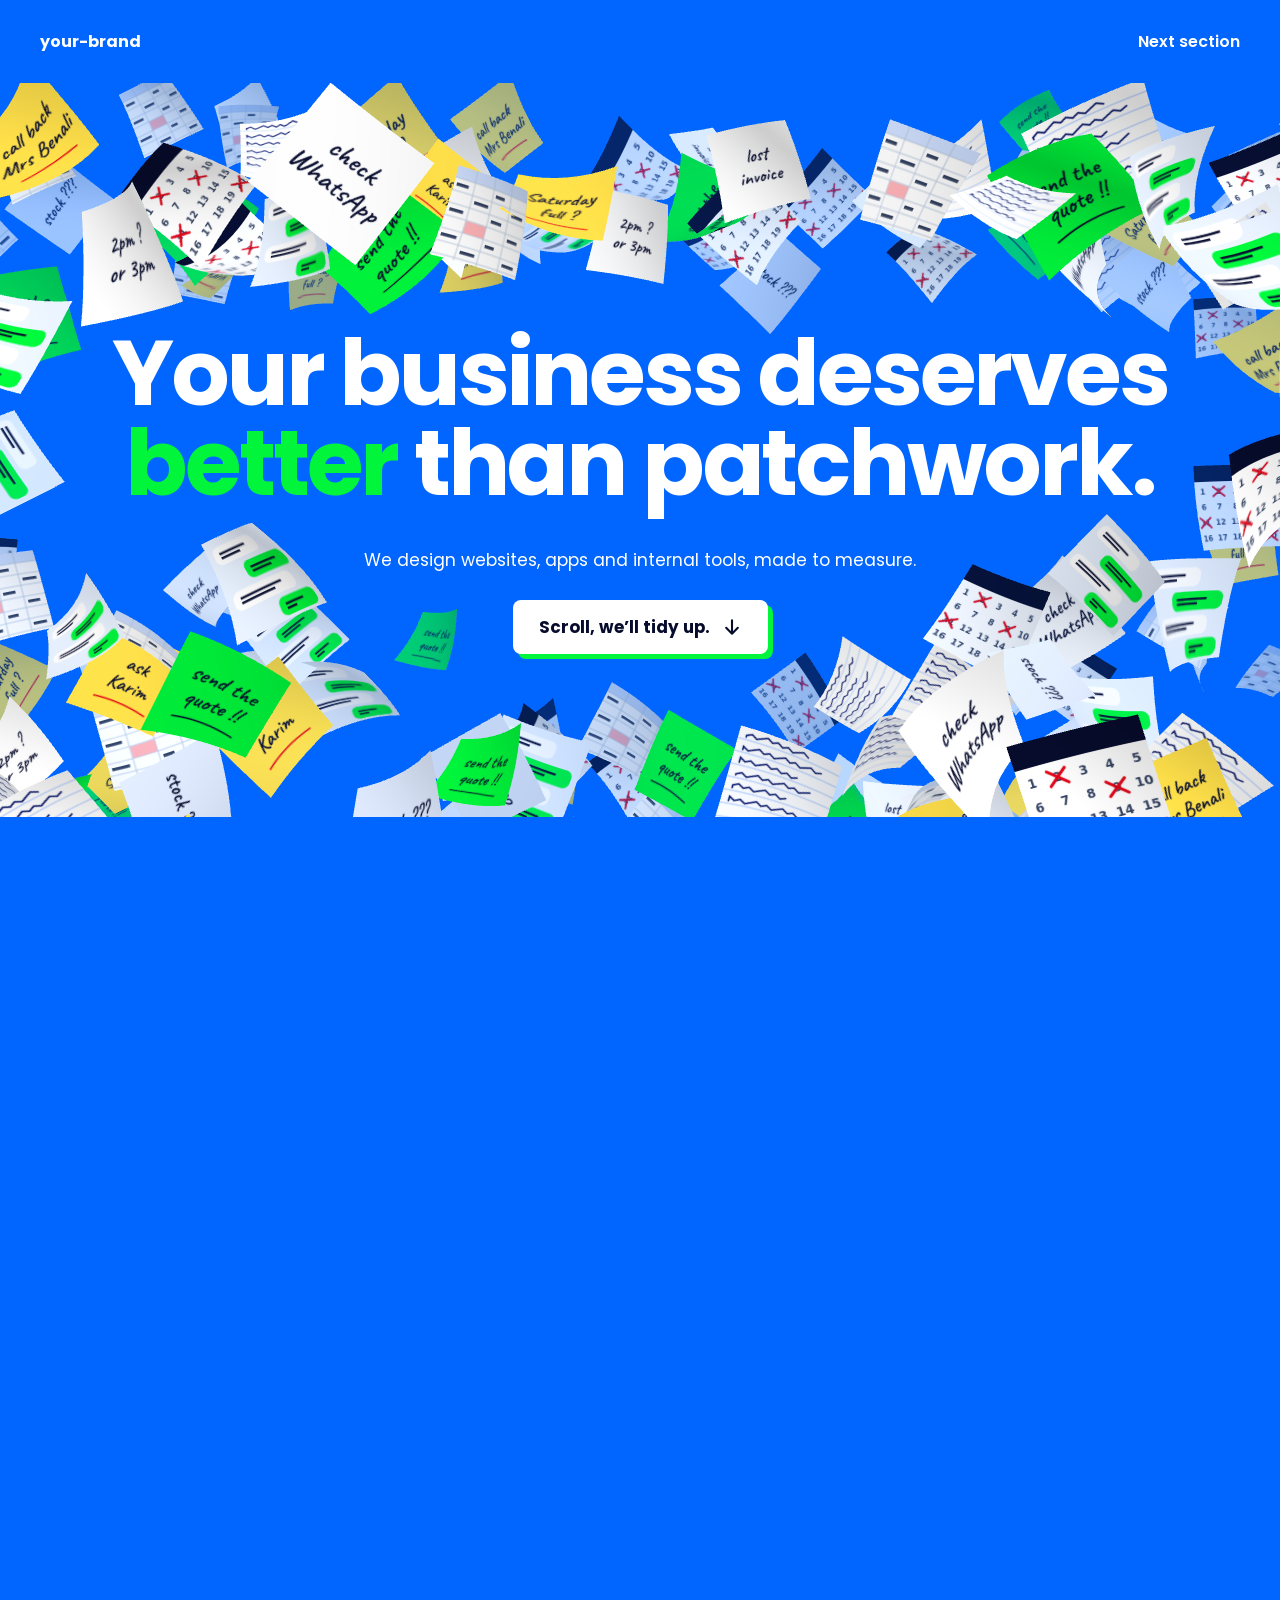
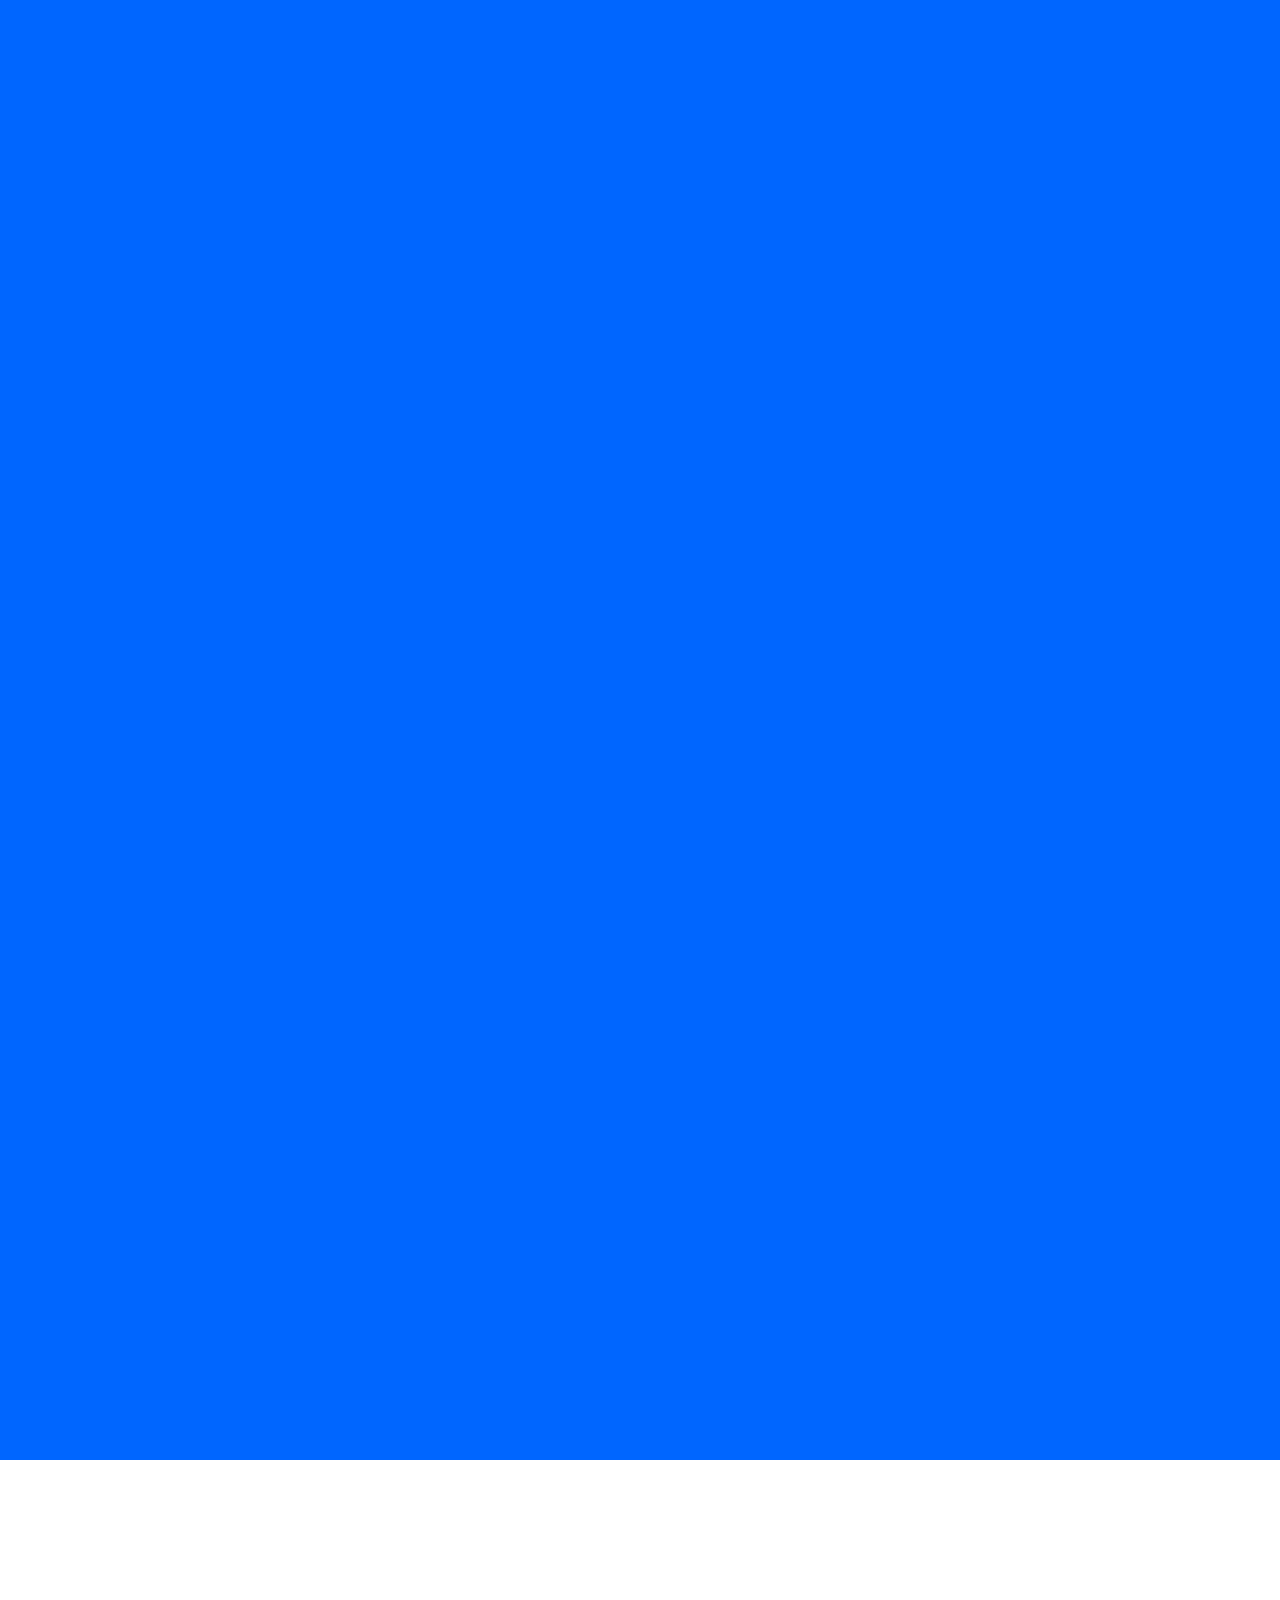
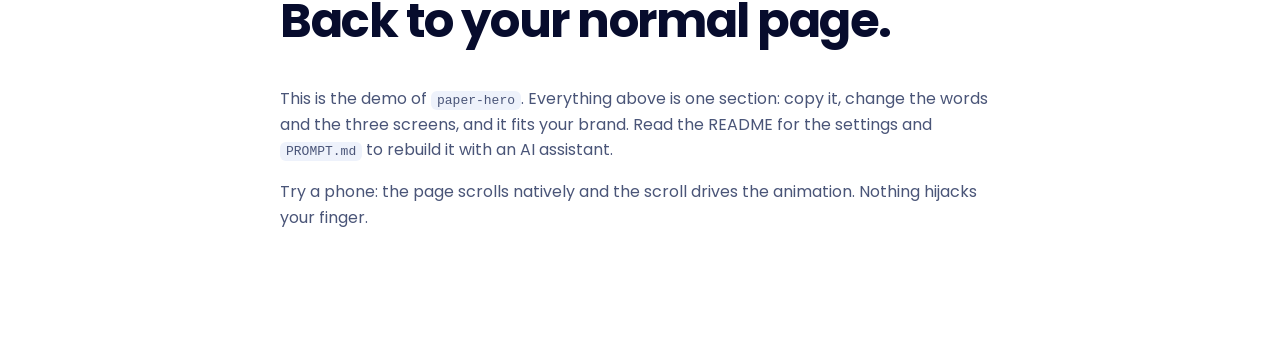
<file: index.html>
<!doctype html>
<html lang="en">
<head>
  <meta charset="utf-8">
  <meta name="viewport" content="width=device-width, initial-scale=1">
  <title>paper-hero · demo</title>
  <meta name="description" content="Paper notes fly around your headline, then assemble into your products as the page scrolls. One WebGL2 draw call, no library.">
  <link rel="preconnect" href="https://fonts.googleapis.com"><link rel="preconnect" href="https://fonts.gstatic.com" crossorigin>
  <link href="https://fonts.googleapis.com/css2?family=Caveat:wght@600&family=Poppins:wght@400;600;700&display=swap" rel="stylesheet">
  <link rel="stylesheet" href="paper-hero.css">
  <style>
    html { scroll-behavior: auto; }
    body { margin: 0; font-family: Poppins, system-ui, sans-serif; color: #070c2d; background: #fff; }
    .bar { position: sticky; top: 0; z-index: 10; display: flex; height: 67px; align-items: center; justify-content: space-between; padding: 0 20px; color: #fff; background: #0066ff; font-weight: 700; }
    .bar a { color: inherit; text-decoration: none; font-weight: 600; }
    @media (min-width: 681px) { .bar { height: 83px; padding: 0 40px; } }
    .next { max-width: 720px; margin: 0 auto; padding: 96px 20px; }
    .next h2 { font-size: clamp(2rem, 5vw, 3rem); line-height: 1.05; letter-spacing: -.03em; }
    .next p { color: #4a5578; line-height: 1.6; }
    code { border-radius: 6px; padding: 2px 6px; background: #eef2fb; }
  </style>
</head>
<body>
  <header class="bar"><strong>your-brand</strong><a href="#next">Next section</a></header>

  <!-- 1. The hero: copy that you edit, the rest stays as is. -->
  <section class="paper-hero">
    <div class="ph-stage">
      <canvas class="ph-canvas" aria-hidden="true"></canvas>
      <div class="ph-copy">
        <h1>Your business deserves <span>better</span> than patchwork.</h1>
        <p class="ph-what">We design websites, apps and internal tools, made to measure.</p>
        <a class="ph-cue" href="#next"><b>Scroll, we’ll tidy up.</b><svg viewBox="0 0 24 24" fill="none" stroke="currentColor" stroke-width="2.5" stroke-linecap="round" stroke-linejoin="round" aria-hidden="true"><path d="M12 4v16M5 13l7 7 7-7"/></svg></a>
      </div>
      <!-- Shown without WebGL or with reduced motion (and read by search engines). -->
      <div class="ph-static">
        <img data-screen="tool" src="screens/tool-en.jpg" loading="lazy" alt="Example internal tool: appointments, quotes, stock and messages in order">
        <img data-screen="site" src="screens/site-en.jpg" loading="lazy" alt="Example website with online booking">
        <img data-screen="app" src="screens/app-en.jpg" loading="lazy" alt="Example mobile app">
      </div>
      <div class="ph-end">
        <div><strong>There. All tidy.</strong><p>A website, an app, an internal tool: what your business needs.</p></div>
        <a class="ph-btn" href="#next">Talk about your project</a>
      </div>
    </div>
  </section>

  <main class="next" id="next">
    <h2>Back to your normal page.</h2>
    <p>This is the demo of <code>paper-hero</code>. Everything above is one section: copy it, change the words and the three screens, and it fits your brand. Read the README for the settings and <code>PROMPT.md</code> to rebuild it with an AI assistant.</p>
    <p>Try a phone: the page scrolls natively and the scroll drives the animation. Nothing hijacks your finger.</p>
  </main>

  <script>
    // Optional settings (all have defaults). See README.md.
    window.PaperHero = { languages: ["en", "fr"], blue: [0, 0.4, 1] };
  </script>
  <script src="paper-hero.js"></script>
  <script src="smooth-anchors.js"></script>
</body>
</html>
</file>
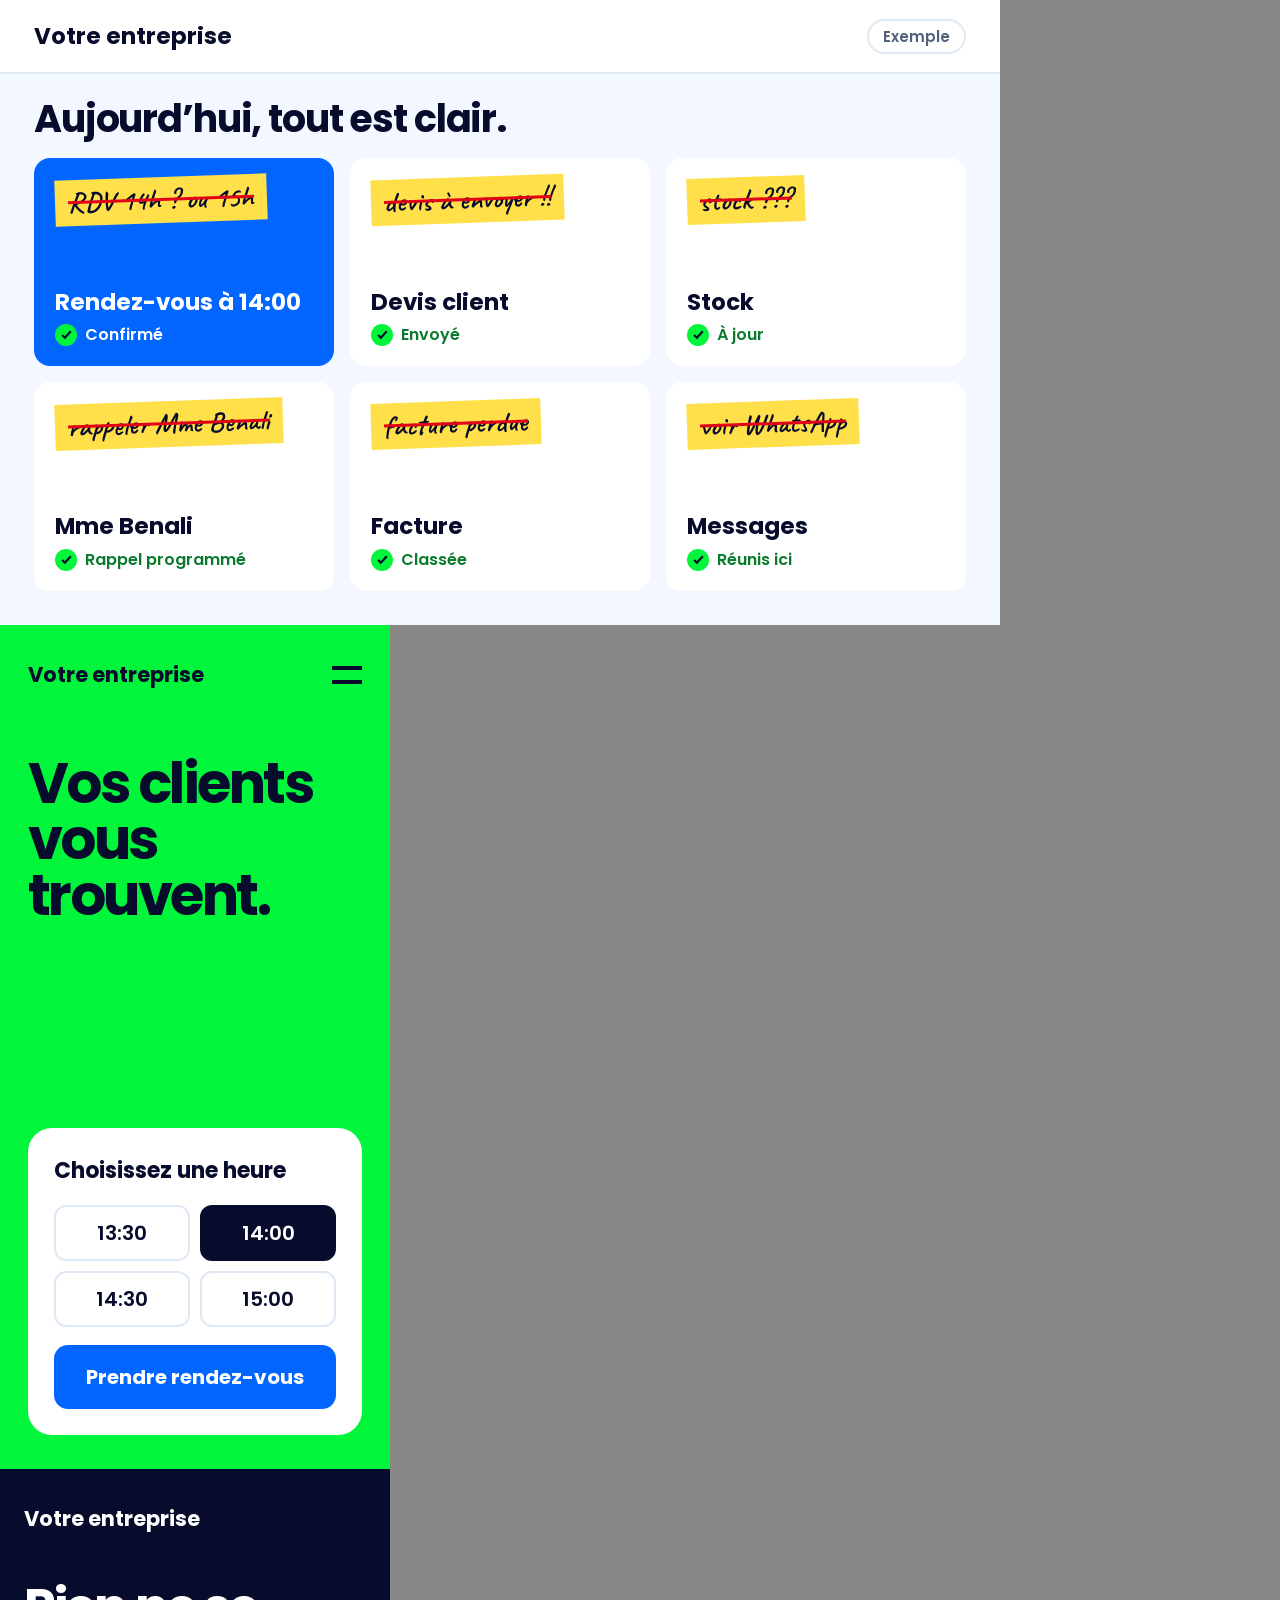
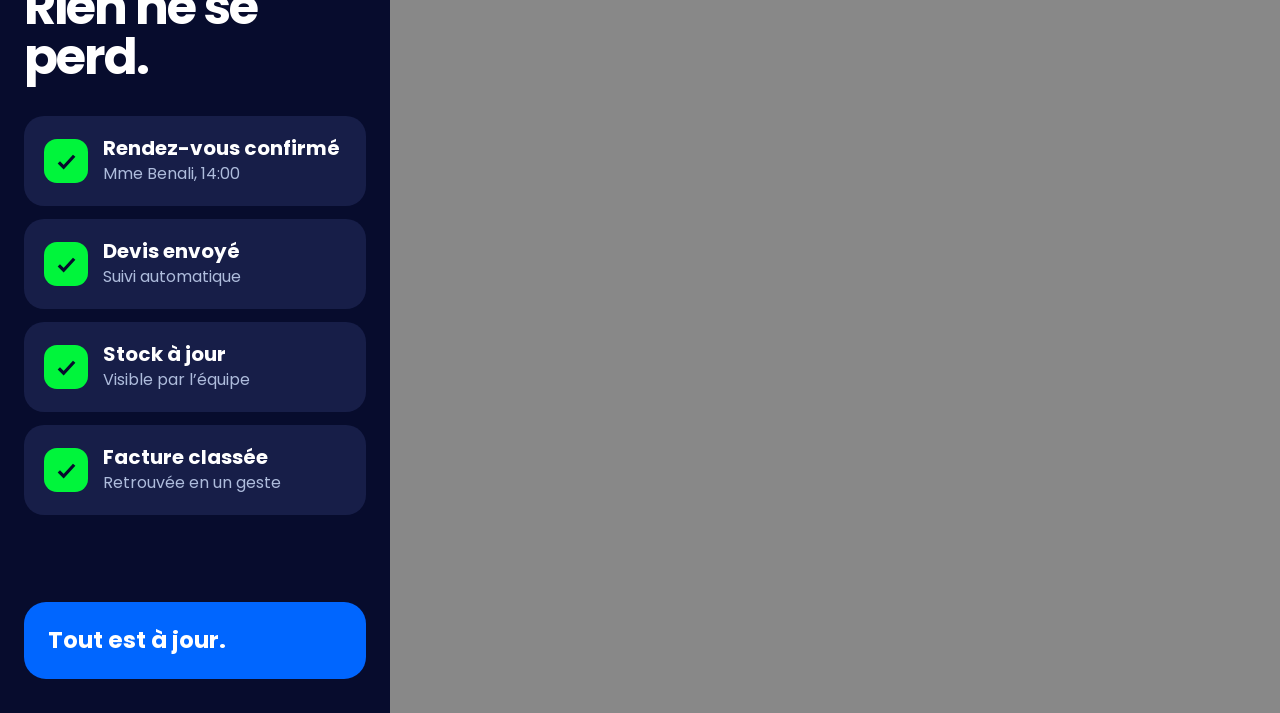
<file: screens/screens-source.html>
<!doctype html><meta charset="utf-8">
<!-- Source of the three example screens of hero v2. ?lang=fr|en|ar — captured to assets/hero-v2/*.jpg -->
<link href="https://fonts.googleapis.com/css2?family=Caveat:wght@600&family=Noto+Sans+Arabic:wght@400;500;600;700&family=Poppins:wght@400;500;600;700&display=swap" rel="stylesheet">
<style>
*{box-sizing:border-box;margin:0}body{font-family:Poppins,"Noto Sans Arabic",sans-serif;color:#070c2d;background:#888}
.v{position:relative;overflow:hidden}
#outil{width:1000px;height:625px;background:#f3f7ff;display:flex;flex-direction:column}
#outil header{display:flex;align-items:center;justify-content:space-between;height:74px;padding:0 34px;background:#fff;border-bottom:2px solid #dfe8f5;font-weight:700;font-size:23px}
#outil header em{font-style:normal;font-size:15px;font-weight:600;color:#51617d;border:2px solid #dfe8f5;border-radius:99px;padding:4px 14px}
#outil h2{font-size:38px;letter-spacing:-.03em;padding:24px 34px 18px;line-height:1.1}
.g{flex:1;display:grid;grid-template-columns:repeat(3,1fr);gap:16px;padding:0 34px 34px}
.c{background:#fff;border-radius:16px;padding:19px 21px;display:flex;flex-direction:column}
.c s{font:600 29px/1 Caveat;color:#070c2d;background:#ffe04a;padding:8px 13px 9px;transform:rotate(-2deg);text-decoration-color:#e00416;text-decoration-thickness:2.5px;align-self:flex-start;white-space:nowrap}
[dir=rtl] .c s{font:600 18px/1.5 "Noto Sans Arabic"}
.c b{font-size:23px;line-height:1.2;margin-top:auto}.c p{display:flex;align-items:center;gap:8px;font-size:16px;font-weight:600;color:#0b7a2f;margin-top:6px}
.c i{width:22px;height:22px;border-radius:50%;background:#00f53b;display:grid;place-items:center;flex:none}
.c i svg{width:13px;height:13px;stroke:#070c2d;stroke-width:4;fill:none}
.c.k{background:#0066ff;color:#fff}.c.k p{color:#fff}
.ph{width:390px;height:844px}
#site{background:#00f53b;padding:34px 28px;display:flex;flex-direction:column}
#site .t{display:flex;justify-content:space-between;align-items:center;font-weight:700;font-size:21px}
#site .t span{width:30px;height:18px;border-block:4px solid #070c2d}
#site h2{font-size:56px;line-height:1;letter-spacing:-.045em;margin-top:66px}[dir=rtl] h2{letter-spacing:0!important;line-height:1.3!important}
#site .card{margin-top:auto;background:#fff;border-radius:24px;padding:26px}
#site .card strong{font-size:22px}.sl{display:grid;grid-template-columns:1fr 1fr;gap:10px;margin:18px 0}
.sl span{border:2px solid #dfe8f5;border-radius:12px;font-weight:600;font-size:20px;text-align:center;padding:11px}.sl .on{background:#070c2d;border-color:#070c2d;color:#fff}
#site .btn{background:#0066ff;color:#fff;border-radius:14px;font-weight:700;font-size:20px;text-align:center;padding:17px}
#application{background:#070c2d;color:#fff;padding:34px 24px;display:flex;flex-direction:column}
#application h2{font-size:50px;line-height:1;letter-spacing:-.04em;margin:48px 0 34px}
#application .t{font-weight:700;font-size:21px}
.n{background:#171e48;border-radius:20px;padding:20px;display:flex;gap:15px;align-items:center;margin-bottom:13px}
.n i{width:44px;height:44px;border-radius:13px;background:#00f53b;display:grid;place-items:center;flex:none}.n i svg{width:23px;height:23px;stroke:#070c2d;stroke-width:3.4;fill:none}
.n b{display:block;font-size:20px;line-height:1.25}.n span{color:#aebcdc;font-size:16px}
.big{margin-top:auto;background:#0066ff;border-radius:22px;padding:24px;font-weight:700;font-size:23px;line-height:1.25}
</style>
<div class="v" id="outil"></div><div class="v ph" id="site"></div><div class="v ph" id="application"></div>
<script>
const L={
fr:{ex:"Exemple",logo:"Votre entreprise",day:"Aujourd’hui, tout est clair.",done:"Fait",
 c:[["RDV 14h ? ou 15h","Rendez-vous à 14:00","Confirmé"],["devis à envoyer !!","Devis client","Envoyé"],["stock ???","Stock","À jour"],["rappeler Mme Benali","Mme Benali","Rappel programmé"],["facture perdue","Facture","Classée"],["voir WhatsApp","Messages","Réunis ici"]],
 h:"Vos clients vous trouvent.",bk:"Choisissez une heure",btn:"Prendre rendez-vous",app:"Rien ne se perd.",
 n:[["Rendez-vous confirmé","Mme Benali, 14:00"],["Devis envoyé","Suivi automatique"],["Stock à jour","Visible par l’équipe"],["Facture classée","Retrouvée en un geste"]],big:"Tout est à jour."},
en:{ex:"Example",logo:"Your business",day:"Today, everything is clear.",done:"Done",
 c:[["2pm ? or 3pm","Appointment at 14:00","Confirmed"],["send the quote !!","Client quote","Sent"],["stock ???","Stock","Up to date"],["call back Mrs Benali","Mrs Benali","Reminder set"],["lost invoice","Invoice","Filed"],["check WhatsApp","Messages","All in one place"]],
 h:"Your customers find you.",bk:"Choose a time",btn:"Book an appointment",app:"Nothing gets lost.",
 n:[["Appointment confirmed","Mrs Benali, 14:00"],["Quote sent","Automatic follow-up"],["Stock up to date","Visible to the team"],["Invoice filed","Found in one tap"]],big:"Everything is up to date."},
ar:{ex:"مثال",logo:"شركتك",day:"اليوم، كل شيء واضح.",done:"تم",
 c:[["موعد 14 ؟ أو 15","موعد الساعة 14:00","مؤكد"],["إرسال العرض !!","عرض السعر","أُرسل"],["المخزون ؟","المخزون","محدّث"],["الاتصال بالزبونة","السيدة بن علي","تذكير مبرمج"],["فاتورة ضائعة","الفاتورة","محفوظة"],["راجع واتساب","الرسائل","مجمّعة هنا"]],
 h:"عملاؤك يجدونك.",bk:"اختر الوقت",btn:"احجز موعداً",app:"لا شيء يضيع.",
 n:[["موعد مؤكد","السيدة بن علي، 14:00"],["أُرسل العرض","متابعة تلقائية"],["المخزون محدّث","مرئي للفريق"],["الفاتورة محفوظة","تجدها بلمسة"]],big:"كل شيء محدّث."}};
const k=new URLSearchParams(location.search).get("lang")||"fr",t=L[k],ck='<i><svg viewBox="0 0 24 24"><path d="M4 13l5 5L20 6"/></svg></i>';
document.documentElement.dir=k==="ar"?"rtl":"ltr";
outil.innerHTML=`<header>${t.logo}<em>${t.ex}</em></header><h2>${t.day}</h2><div class="g">${t.c.map((c,i)=>`<div class="c ${i?'':'k'}"><s>${c[0]}</s><b>${c[1]}</b><p>${ck}${c[2]}</p></div>`).join("")}</div>`;
site.innerHTML=`<div class="t">${t.logo}<span></span></div><h2>${t.h}</h2><div class="card"><strong>${t.bk}</strong><div class="sl"><span>13:30</span><span class="on">14:00</span><span>14:30</span><span>15:00</span></div><div class="btn">${t.btn}</div></div>`;
application.innerHTML=`<div class="t">${t.logo}</div><h2>${t.app}</h2>${t.n.map(n=>`<div class="n">${ck}<div><b>${n[0]}</b><span>${n[1]}</span></div></div>`).join("")}<div class="big">${t.big}</div>`;
</script>
</file>
<file: paper-hero.css>
/* paper-hero. Set the four variables, keep the rest. */
:root { --ph-blue: #0066ff; --ph-green: #00f53b; --ph-ink: #070c2d; --ph-header: 83px; --ph-header-mobile: 67px; }
.paper-hero { position: relative; height: 340vh; margin-top: calc(-1 * var(--ph-header, 83px)); color: #fff; background: var(--ph-blue); }
.ph-stage { position: sticky; top: 0; height: 100vh; height: 100svh; min-height: 560px; overflow: hidden; }
.ph-canvas { position: absolute; inset: 0; display: block; width: 100%; height: 100%; }
.ph-copy { position: absolute; inset: 82px 0 0; z-index: 2; display: flex; flex-direction: column; align-items: center; justify-content: center; padding: 0 20px; text-align: center; }
.ph-copy h1 { max-width: 11.5em; margin: 0; color: #fff; font-size: clamp(2.7rem, min(7.2vw, 12.4vh), 8.4rem); font-weight: 700; letter-spacing: -.035em; line-height: .98; text-wrap: balance; }
.ph-copy h1 span { color: var(--ph-green); }
.ph-what { max-width: 34em; margin: clamp(26px, 4.4vh, 44px) 0 0; color: #fff; font-size: clamp(1rem, 1.35vw, 1.3rem); line-height: 1.45; text-wrap: balance; }
.ph-cue { display: inline-flex; min-height: 54px; align-items: center; justify-content: center; gap: 12px; margin: clamp(20px, 3vh, 32px) 0 0; border-radius: 8px; padding: 0 26px; color: var(--ph-ink); background: #fff; box-shadow: 5px 5px 0 var(--ph-green); font-size: clamp(1.05rem, 1.3vw, 1.25rem); font-weight: 600; text-decoration: none; transition: transform 180ms ease, box-shadow 180ms ease; touch-action: manipulation; -webkit-tap-highlight-color: transparent; }
.ph-cue:hover, .ph-cue:active { box-shadow: 2px 2px 0 var(--ph-green); transform: translate(3px, 3px); }
.ph-cue:focus-visible { outline: 3px solid #fff; outline-offset: 5px; }
.ph-cue svg { width: 20px; height: 20px; animation: ph-nudge 1.5s cubic-bezier(.5,0,.2,1) infinite; }
@keyframes ph-nudge { 50% { transform: translateY(7px); } }

.ph-end { position: absolute; inset: 82px 0 0; z-index: 2; display: flex; flex-direction: column; align-items: center; justify-content: space-between; padding: 2.6vh 20px 3.4vh; text-align: center; visibility: hidden; opacity: 0; pointer-events: none; }
.ph-end strong { color: #fff; font-size: clamp(1.9rem, min(5vw, 8vh), 5.4rem); font-weight: 700; letter-spacing: -.035em; line-height: 1; }
.ph-end strong { display: block; }
.ph-end p { margin: clamp(12px, 2.2vh, 22px) 0 0; color: #fff; font-size: clamp(.95rem, 1.3vw, 1.25rem); line-height: 1.4; text-wrap: balance; }
.ph-end a { pointer-events: auto; }
.ph-btn { display: inline-flex; min-height: 54px; align-items: center; justify-content: center; border-radius: 8px; padding: 0 28px; color: var(--ph-ink); background: #fff; box-shadow: 5px 5px 0 var(--ph-green); font-weight: 600; text-decoration: none; transition: transform 180ms ease, box-shadow 180ms ease; }
.ph-btn:hover { box-shadow: 2px 2px 0 var(--ph-green); transform: translate(3px, 3px); }

/* Optional: while the hero is on screen the page gets <html class="ph-over">. Use it to restyle your own menu
   (white text on the blue). Example in the README. */

/* Static version: reduced motion, no WebGL, no JavaScript. */
.ph-static { display: none; }
.paper-hero.is-static { height: auto; }
.is-static .ph-stage { position: relative; height: auto; overflow: visible; padding: 150px 20px 72px; }
.is-static .ph-canvas { display: none; }
.is-static .ph-copy, .is-static .ph-end { position: static; opacity: 1 !important; visibility: visible !important; transform: none !important; padding: 0; }
.is-static .ph-end { gap: 24px; margin-top: 34px; }
.is-static .ph-static { display: flex; max-width: 1000px; margin: 44px auto 0; align-items: flex-end; justify-content: center; gap: 18px; }
.ph-static img { display: block; min-width: 0; border-radius: 14px; }
.ph-static img:first-child { width: 64%; }
.ph-static img + img { width: 18%; }

@media (max-width: 680px) {
  .paper-hero { height: 290vh; }
  .ph-copy h1 { font-size: clamp(2.5rem, min(12.4vw, 8.4vh), 4rem); }
  .ph-end { padding: 2vh 20px 4vh; }
  .ph-end strong { font-size: min(9.6vw, 8vh); }
}

/* Phone held sideways: one plain screen, no pinned animation (same query in hero.js). */
@media (max-height: 480px) and (hover: none) and (pointer: coarse) {
  .paper-hero { height: auto; }
  .ph-stage { position: relative; }
}
/* The jump from the hero lands with the section title below the menu. */
@media (max-width: 680px) { .paper-hero { margin-top: calc(-1 * var(--ph-header-mobile, 67px)); } }
/* Phone held sideways: headline and button fit on one screen. */
@media (max-height: 480px) and (hover: none) and (pointer: coarse) {
  .ph-stage { min-height: 340px; }
  .ph-copy h1 { font-size: 2.1rem; }
  .ph-what { margin-top: 14px; }
  .ph-cue { min-height: 48px; margin-top: 16px; }
}
</file>
